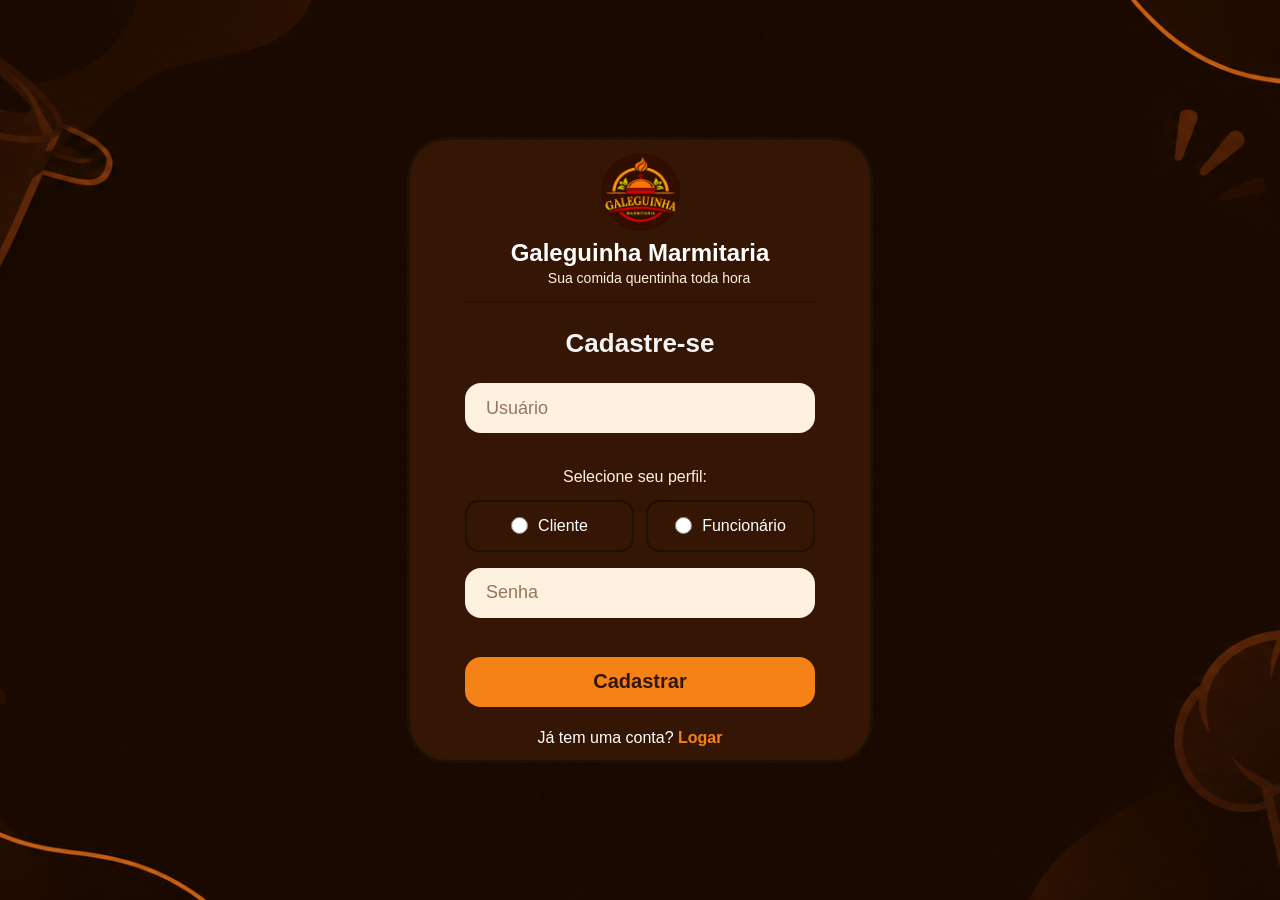
<file: index.html>
<!DOCTYPE html>
<html lang="en">
<head>
    <meta charset="UTF-8">
    <meta name="viewport" content="width=device-width, initial-scale=1.0">
    <title>Document</title>
    <link rel="stylesheet" href="style.css">
</head>
<body>
    <section class="container">

        <div class="box-login escondido">
            <div>
                <img src="icone.png" alt="icone de caixa">
                <h1> Galeguinha Marmitaria </h1>
                <p> Sua comida quentinha toda hora </p>
            </div>
            <div class="box-dados">
                <hr>
                <h2> Entrar na conta </h2>
                <form id="login-form">
                    <div class="input-group">
                        

                        <input
                            type="text"
                            name="usuario"
                            placeholder="Usuário"
                            autocomplete="username"
                            required
                        >
                    </div>

                    <div class="input-group">

                        <input
                            type="password"
                            name="senha"
                            placeholder="Senha"
                            autocomplete="current-password"
                            required
                        >

                        <button
                            type="button"
                            class="toggle-password"
                            aria-label="Mostrar senha"
                        >
                            <i class="fa-regular fa-eye-slash"></i>
                        </button>
                    </div>

                    <button type="submit" class="btn-login">
                        Entrar
                    </button>
                </form>

                <p class="register-link">
                    Não tem uma conta?
                    <a id="link-cadastro">Cadastre-se</a>
                </p>
            </div>
        </div>


       
    <div class="box-cadastro" >
        <div>
            <img src="icone.png" alt="icone de caixa">
            <h1> Galeguinha Marmitaria </h1>
            <p> Sua comida quentinha toda hora </p>
        </div>

        <form id="cadastro-form">
            <div class="box-dados">
                <hr>
                <h2>Cadastre-se</h2>

                <div class="input-group">
                    <input class="input_nome"
                        type="text"
                        name="usuario"
                        placeholder="Usuário"
                        autocomplete="username"
                        required
                    >
                </div>

                <div class="tipo-usuario" >
                    <p>Selecione seu perfil:</p>

                    <div class="opcoes-perfil">
                        <label>
                            <input
                                type="radio"
                                name="perfil"
                                value="cliente"
                                required
                            >
                            <span> Cliente </span>
                        </label>

                        <label>
                            <input input_funcao
                                type="radio"
                                name="perfil"
                                value="funcionario"
                            >
                            <span> Funcionário </span>
                        </label>
                    </div>
            </div>

            <div class="input-group">
                <input
                    type="password"
                    name="senha"
                    placeholder="Senha"
                    autocomplete="new-password"
                    required
                >

                <button
                    type="submit"
                    class="toggle-password"
                    aria-label="Mostrar senha"
                >
                    <i class="fa-regular fa-eye-slash"></i>
                </button>
            </div>

            <button type="submit" class="btn-login">
                Cadastrar
            </button>

            <p class="register-link">
                Já tem uma conta?
                <a id="link-login">Logar</a>
            </p>
           
            </div>
            </form>
    </div>


    </section>
    <script src="script.js"></script>
</body>
</html>
</file>
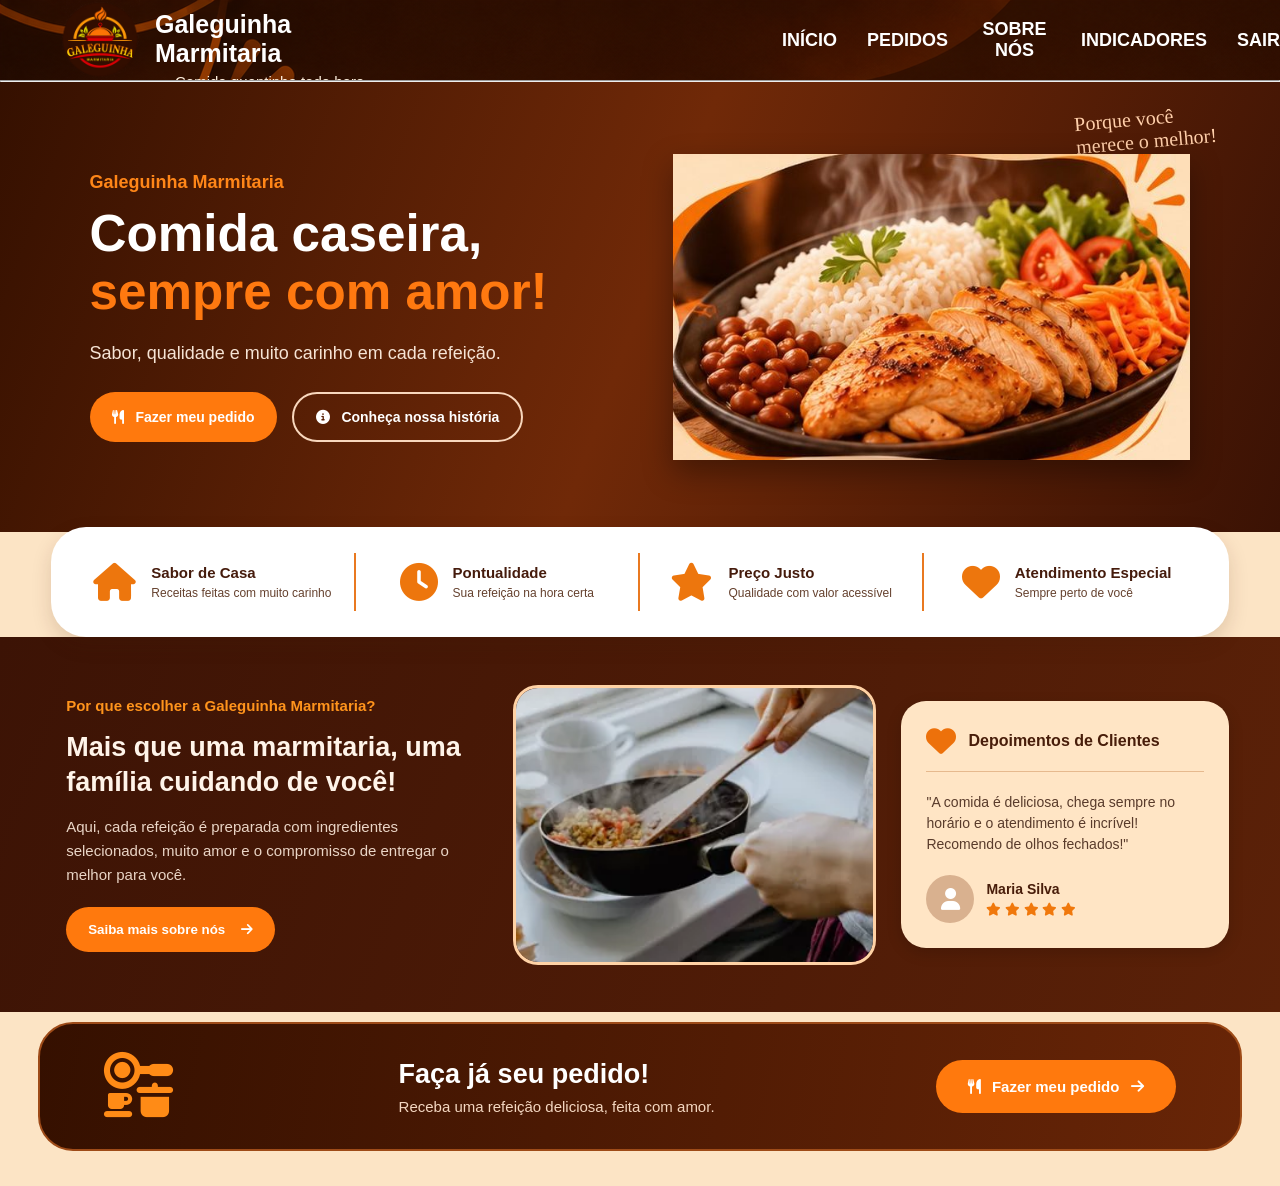
<file: painel.html>
<!DOCTYPE html>
<html lang="pt-BR">
<head>
    <meta charset="UTF-8">
    <meta name="viewport" content="width=device-width, initial-scale=1.0">
    <title>Galeguinha Marmitaria – Painel</title>
    <!--simbolos-->
    <link rel="stylesheet" href="https://cdnjs.cloudflare.com/ajax/libs/font-awesome/6.5.1/css/all.min.css">
    <link rel="stylesheet" href="style.css">
    <link rel="stylesheet" href="pedidos.css">
    <link rel="stylesheet" href="sobreNos.css">
</head>
<body>
    <div class="box-principal">

        <header class="cabecalho">
           
            <div class="conteudo-cabecalho">
                 <img src="icone.png" alt="icone">
                 <div>
                    <h1> Galeguinha Marmitaria </h1>
                    <p> Comida quentinha toda hora </p>
                 </div>
                 
            </div>
           
           <div class="menu">
                <button class="btn-menu" data-alvo="aba-inicio"> INÍCIO </button>
                <button class="btn-menu" data-alvo="aba-pedidos"> PEDIDOS </button>
                <button class="btn-menu" data-alvo="aba-sobre"> SOBRE NÓS </button>
                <button class="btn-menu" data-alvo="aba-indicadores"> INDICADORES </button>
                <button type="button" id="btn-sair"> SAIR </button>
            </div>
        </header>
        <hr>

        <section class="conteudo">
            <!-- Aba 1: Começa visível (sem a classe escondido) -->
            <div id="aba-inicio" class="conteudo-sessão">
                 <main class="home-container">

                    <section class="home-hero">
                        <div class="hero-texto">
                            <span class="hero-subtitulo">Galeguinha Marmitaria</span>
                            <h2>Comida caseira,<br><span>sempre com amor!</span></h2>
                            <p>Sabor, qualidade e muito carinho em cada refeição.</p>
                            <div class="hero-botoes">
                                <button class="btn-hero-principal" data-alvo="aba-pedidos"><i class="fa-solid fa-utensils"></i> Fazer meu pedido</button>
                                <button class="btn-hero-secundario" data-alvo="aba-sobre"><i class="fa-solid fa-circle-info"></i> Conheça nossa história</button>
                            </div>
                        </div>
                        <div class="hero-imagem">
                            <img src="foto.jpg" alt="Refeição caseira">
                        </div>
                        <span class="hero-frase">Porque você<br>merece o melhor!</span>
                    </section>

                    <section class="home-diferenciais">
                        <article class="diferencial">
                            <i class="fa-solid fa-house"></i>
                            <div><h4>Sabor de Casa</h4><p>Receitas feitas com muito carinho</p></div>
                        </article>
                        <article class="diferencial">
                            <i class="fa-solid fa-clock"></i>
                            <div><h4>Pontualidade</h4><p>Sua refeição na hora certa</p></div>
                        </article>
                        <article class="diferencial">
                            <i class="fa-solid fa-star"></i>
                            <div><h4>Preço Justo</h4><p>Qualidade com valor acessível</p></div>
                        </article>
                        <article class="diferencial">
                            <i class="fa-solid fa-heart"></i>
                            <div><h4>Atendimento Especial</h4><p>Sempre perto de você</p></div>
                        </article>
                    </section>

                    <section class="home-sobre">
                        <div class="home-sobre-texto">
                            <span class="home-legenda">Por que escolher a Galeguinha Marmitaria?</span>
                            <h2>Mais que uma marmitaria, uma família cuidando de você!</h2>
                            <p>Aqui, cada refeição é preparada com ingredientes selecionados, muito amor e o compromisso de entregar o melhor para você.</p>
                            <button class="btn-sobre" data-alvo="aba-sobre">Saiba mais sobre nós <i class="fa-solid fa-arrow-right"></i></button>
                        </div>

                        <div class="home-sobre-imagem">
                            <img src="image.png" alt="Preparação de comida caseira">
                        </div>

                        <div class="home-depoimentos">
                            <div class="depoimento-titulo">
                                <i class="fa-solid fa-heart"></i>
                                <h3>Depoimentos de Clientes</h3>
                            </div>
                            <div class="depoimento-conteudo">
                                <p>"A comida é deliciosa, chega sempre no horário e o atendimento é incrível! Recomendo de olhos fechados!"</p>
                                <div class="depoimento-cliente">
                                    <div class="cliente-avatar"><i class="fa-solid fa-user"></i></div>
                                    <div>
                                        <h4>Maria Silva</h4>
                                        <div class="estrelas">
                                            <i class="fa-solid fa-star"></i>
                                            <i class="fa-solid fa-star"></i>
                                            <i class="fa-solid fa-star"></i>
                                            <i class="fa-solid fa-star"></i>
                                            <i class="fa-solid fa-star"></i>
                                        </div>
                                    </div>
                                </div>
                            </div>
                        </div>
                    </section>

                    <section class="home-chamada">
                        <div class="chamada-icone"><i class="fa-solid fa-kitchen-set"></i></div>
                        <div class="chamada-texto">
                            <h2>Faça já seu pedido!</h2>
                            <p>Receba uma refeição deliciosa, feita com amor.</p>
                        </div>
                        <div class="chamada-botao">
                            <button data-alvo="aba-pedidos"><i class="fa-solid fa-utensils"></i> Fazer meu pedido <i class="fa-solid fa-arrow-right"></i></button>
                        </div>
                    </section>

                </main>
            </div>

            <!-- Aba 2: Começa escondida -->
            <div id="aba-pedidos" class="conteudo-sessão escondido">
                <div class="pedidos-app">
                    <header class="pedidos-topo">
                        <div>
                            <span class="pedidos-sobretitulo">GALEGUINHA MARMITARIA</span>
                            <h2>Monte seu pedido</h2>
                            <p>Comida caseira, saborosa e feita com carinho.</p>
                        </div>
                        <div class="pedidos-topo-icone" aria-hidden="true"><i class="fa-solid fa-utensils"></i></div>
                    </header>

                    <div class="pedidos-layout">
                        <section class="pedidos-catalogo" aria-label="Cardápio de marmitas">
                            <div class="pedidos-secao-titulo">
                                <div>
                                    <h3>Nosso cardápio</h3>
                                    <p>Escolha suas marmitas e adicione ao pedido.</p>
                                </div>
                                <span id="pedidos-qtd-produtos" class="pedidos-contador">5 opções</span>
                            </div>
                            <div id="pedidos-lista-produtos" class="pedidos-grid"></div>
                        </section>

                        <aside class="pedidos-carrinho" aria-label="Resumo do pedido">
                            <div class="pedidos-carrinho-titulo">
                                <h3><i class="fa-solid fa-cart-shopping"></i> Seu pedido</h3>
                                <span id="pedidos-carrinho-contador">0</span>
                            </div>
                            <div id="pedidos-itens-carrinho" class="pedidos-itens-carrinho">
                                <p class="pedidos-vazio">Seu carrinho está vazio.</p>
                            </div>
                            <div class="pedidos-total-linha">
                                <span>Total</span>
                                <strong id="pedidos-total">R$ 0,00</strong>
                            </div>
                            <button type="button" id="pedidos-finalizar" class="pedidos-btn-finalizar" disabled>
                                Finalizar pedido <i class="fa-solid fa-arrow-right"></i>
                            </button>
                            <p class="pedidos-aviso">O estoque é atualizado ao confirmar o pedido neste navegador.</p>
                        </aside>
                    </div>
                    <div id="pedidos-mensagem" class="pedidos-mensagem" role="status" aria-live="polite"></div>
                </div>
            </div>

            <!-- Aba 3: Começa escondida -->
            <div id="aba-sobre" class="conteudo-sessão escondido">
                            <main class="container">
                <div class="migalhas">
                <svg viewBox="0 0 24 24"><path d="M12 3 2 12h3v8h5v-6h4v6h5v-8h3z" fill-rule="evenodd"/></svg>
                <span>Início</span><span>›</span><span>Sobre Nós</span>
                </div>

                <section class="destaque">
                <div>
                    <h2>Sobre <span>Nós</span></h2>
                    <svg class="sublinhado" viewBox="0 0 250 10"><path d="M2 8C60 2 160 2 248 5" stroke="#f57c00" stroke-width="3" fill="none" stroke-linecap="round"/></svg>
                    <h3>Mais que uma marmitaria,<br>uma comida feita com amor!</h3>
                    <p>A Galeguinha Marmitaria nasceu do desejo de levar uma alimentação caseira, saborosa e de qualidade para o dia a dia das pessoas, com muito carinho e compromisso.</p>
                </div>
                <div class="foto">
                    <img src="foto.jpg" alt="Prato com arroz, feijão, filé de frango grelhado, salada e cenoura ralada">
                    <svg class="faiscas" viewBox="0 0 70 70"><path d="M8 4 14 26M32 20 50 34M40 52 64 50"/></svg>
                </div>
                </section>

                <section class="cartoes">
                <article class="cartao">
                    <div class="icone"><svg viewBox="0 0 48 48"><rect x="8" y="10" width="32" height="30" rx="5"/><path d="M8 20h32M16 6v8M32 6v8M17 28h2M24 28h2M31 28h2M17 34h2M24 34h2"/></svg></div>
                    <div><h4 style="color: brown;">Nossa Fundação</h4><p class="data" id="dataFundacao"> 08 de maio de 2024</p><p class="suave"></p></div>
                </article>
                <article class="cartao">
                    <div class="icone"><svg viewBox="0 0 48 48"><circle cx="22" cy="26" r="16"/><circle cx="22" cy="26" r="9"/><circle cx="22" cy="26" r="2"/><path d="M22 26 40 8M34 8h6v6"/></svg></div>
                    <div><h4 style="color: brown;">Nossa Missão</h4><p class="data" id="dataFundacao"> Oferecer refeições saborosas, nutritivas e de qualidade, preparadas com dedicação e carinho familiar, garantindo preços acessíveis, bom atendimento e satisfação dos clientes, valorizando sempre a tradição e o compromisso com a alimentação..</p></div>
                </article>
                <article class="cartao">
                    <div class="icone"><svg viewBox="0 0 48 48"><path d="M3 24C9 14 16 10 24 10s15 4 21 14c-6 10-13 14-21 14S9 34 3 24z"/><circle cx="24" cy="24" r="6"/></svg></div>
                    <div><h4 style="color: brown;" >Nossa Visão</h4><p class="data" id="dataFundacao"> Ser reconhecida como uma marmitaria de referência na região, conquistando cada vez mais clientes por meio da qualidade dos alimentos, da confiança e do bom atendimento, buscando expandir o negócio e fortalecer a empresa familiar, sem perder sua essência e seus valores.</p></div>
                </article>
                </section>

                <section class="secao-valores">
                <div class="bloco-valores">
                    <h2>Nossos <span>Valores</span></h2>
                    <p>O que nos guia todos os dias:</p>
                    <div class="valores">
                    <article class="valor">
                        <svg viewBox="0 0 48 48"><path class="cheio" d="M24 4 3 24h6v18h12V30h6v12h12V24h6z"/></svg>
                        <div><h5>Sabor de Casa (Afeto e Qualidade)</h5><p class="data" id="dataFundacao">Preparar cada refeição com o mesmo cuidado, tempero e carinho de um almoço feito para a própria família, usando ingredientes frescos e selecionados.</p></div>
                    </article>
                    <article class="valor">
                        <svg viewBox="0 0 48 48"><circle cx="24" cy="24" r="20"/><path d="M24 11v14l9 6"/></svg>
                        <div><h5>Pontualidade e Compromisso</h5><p>Respeitar o horário de almoço do cliente, organizando a produção e as entregas para que a comida chegue quentinha e na hora combinada.</p></div>
                    </article>
                    <article class="valor">
                        <svg viewBox="0 0 48 48"><path class="cheio" d="M6 4h3v14h2V4h3v14h2V4h3v16c0 3-2 5-4 5v19h-4V25c-2 0-4-2-4-5zM34 4c5 0 8 8 8 18 0 4-2 5-4 5v17h-4z"/></svg>
                        <div><h5>Preço Justo e Fartura</h5><p class="data" id="dataFundacao">Oferecer porções bem servidas, nutritivas e com valor acessível para quem precisa comer bem todos os dias.</p></div>
                    </article>
                    <article class="valor">
                        <svg viewBox="0 0 48 48"><g class="cheio"><circle cx="24" cy="12" r="7"/><path d="M11 30c0-6 6-9 13-9s13 3 13 9v5H11z"/><circle cx="9" cy="18" r="5"/><circle cx="39" cy="18" r="5"/><path d="M0 34c0-4 3-7 8-7 2 0 3 .3 4 1-3 2-4 4-4 7H0zM48 34c0-4-3-7-8-7-2 0-3 .3-4 1 3 2 4 4 4 7h8z"/></g></svg>
                        <div><h5>Atendimento Próximo e Familiar</h5><p class="data" id="dataFundacao">Tratar cada cliente pelo nome, com simpatia, paciência e atenção especial aos pedidos e restrições alimentares.</p></div>
                    </article>
                    </div>
                </div>
                <div class="assinatura">
                    <span class="nome">Galeguinha<br>Marmitaria</span>
                    <svg viewBox="0 0 48 44"><path d="M24 40C6 26 3 16 8 9c5-6 13-3 16 3 3-6 11-9 16-3 5 7 2 17-16 31z"/></svg>
                    <svg class="traco" viewBox="0 0 200 8"><path d="M2 6C60 0 140 0 198 3" stroke="#6b2a0e" stroke-width="3" fill="none" stroke-linecap="round"/></svg>
                    <span class="frase">Comida boa,<br>feito com amor!</span>
                    <svg class="traco" viewBox="0 0 200 8"><path d="M2 6C60 0 140 0 198 3" stroke="#f57c00" stroke-width="3" fill="none" stroke-linecap="round"/></svg>
                </div>
                </section>
                </main>

                <footer class="rodape">
                <div class="container">
                <div class="bloco"><img src="icone.png" alt="Logo Galeguinha"><div><strong>Galeguinha Marmitaria</strong>Sua comida quentinha toda hora!</div></div>
                <div class="bloco redes" aria-hidden="true">
                    <!-- Botões apenas decorativos -->
                    <button class="rede" type="button" tabindex="-1" aria-hidden="true"><svg viewBox="0 0 24 24"><path d="M3 21l1.6-5A9 9 0 1 1 8 19.5z"/><path d="M9 8c0 4 3 7 7 7l1-2-2-1-1 1c-1 0-3-2-3-3l1-1-1-2z" class="cheio"/></svg></button>
                    <button class="rede" type="button" tabindex="-1" aria-hidden="true"><svg viewBox="0 0 24 24"><rect x="3" y="3" width="18" height="18" rx="5"/><circle cx="12" cy="12" r="4"/><circle cx="17.3" cy="6.7" r="1" class="cheio"/></svg></button>
                    <button class="rede" type="button" tabindex="-1" aria-hidden="true"><svg viewBox="0 0 24 24"><path class="cheio" d="M14 22v-8h3l.5-3.5H14V8.3c0-1 .4-1.8 1.8-1.8H17.600V3.400C17.200 3.400 16.200 3.300 15 3.300c-2.600 0-4.400 1.600-4.400 4.500v2.700H7.600V14h3v8z"/></svg></button>
                </div>
                <div class="bloco"><div>© 2025 Galeguinha Marmitaria.<br>Todos os direitos reservados.</div></div>
                </div>
                </footer>

            </div>

            <!-- Aba 4: Começa escondida -->
            <div id="aba-indicadores" class="conteudo-sessão escondido">
                <div class="dashboard-container">
                    <div class="breadcrumb">
                        <i class="fa-solid fa-house"></i>
                        <span>Início</span>
                        <span>&gt;</span>
                        <span class="active">Indicadores</span>
                    </div>

                    <div class="section-header">
                        <div class="title-group">
                            <div class="header-icon">
                                <i class="fa-solid fa-chart-line"></i>
                            </div>
                            <div>
                                <h2>Indicadores</h2>
                                <p>Acompanhe o desempenho do seu negócio</p>
                            </div>
                        </div>

                        <div class="filter-wrapper">
                            <i class="fa-regular fa-calendar"></i>
                            <select id="periodFilter" aria-label="Filtrar período">
                                <option value="este-mes" selected>Este mês</option>
                                <option value="mes-passado">Mês passado</option>
                                <option value="ultimos-6-meses">Últimos 6 meses</option>
                            </select>
                        </div>
                    </div>

                    <div class="kpi-grid">
                        <div class="kpi-card">
                            <div class="kpi-icon">
                                <i class="fa-solid fa-bag-shopping"></i>
                            </div>
                            <div class="kpi-info">
                                <span class="kpi-label">Total de Pedidos</span>
                                <strong class="kpi-value" id="kpi-pedidos">247</strong>
                                <span class="kpi-trend positive" id="trend-pedidos">
                                    <i class="fa-solid fa-arrow-up"></i> 12% <small>vs. mês anterior</small>
                                </span>
                            </div>
                        </div>

                        <div class="kpi-card">
                            <div class="kpi-icon">
                                <i class="fa-solid fa-coins"></i>
                            </div>
                            <div class="kpi-info">
                                <span class="kpi-label">Faturamento</span>
                                <strong class="kpi-value" id="kpi-faturamento">R$3200,74</strong>
                                <span class="kpi-trend positive" id="trend-faturamento">
                                    <i class="fa-solid fa-arrow-up"></i> 18% <small>vs. mês anterior</small>
                                </span>
                            </div>
                        </div>

                        <div class="kpi-card">
                            <div class="kpi-icon">
                                <i class="fa-solid fa-star"></i>
                            </div>
                            <div class="kpi-info">
                                <span class="kpi-label">lucro liquido</span>
                                <strong class="kpi-value" id="kpi-ticket">R$7000 </strong>
                                <span class="kpi-trend positive" id="trend-ticket">
                                    <i class="fa-solid fa-arrow-up"></i> 5% <small>vs. mês anterior</small>
                                </span>
                            </div>
                        </div>

                        <div class="kpi-card">
                            <div class="kpi-icon">
                                <i class="fa-solid fa-users"></i>
                            </div>
                            <div class="kpi-info">
                                <span class="kpi-label">Clientes Ativos</span>
                                <strong class="kpi-value" id="kpi-clientes">1.203</strong>
                                <span class="kpi-trend positive" id="trend-clientes">
                                    <i class="fa-solid fa-arrow-up"></i> 10% <small>vs. mês anterior</small>
                                </span>
                            </div>
                        </div>
                    </div>

                    <div class="charts-grid">
                        <div class="chart-card">
                            <div class="chart-header">
                                <i class="fa-solid fa-chart-simple"></i>
                                <h3>Total de Vendas por Mês</h3>
                            </div>
                            <div class="chart-body" id="chart-vendas-mes"></div>
                        </div>

                        <div class="chart-card">
                            <div class="chart-header">
                                <i class="fa-solid fa-calendar-days"></i>
                                <h3>Faturamento por Dia da Semana</h3>
                            </div>
                            <div class="chart-body" id="chart-faturamento-semana"></div>
                        </div>
                    </div>
                </div>
            </div>
        </section>
    </div>

    <script src="painel.js"></script>
    <script src="pedidos.js"></script>
</body>
</html>
</file>
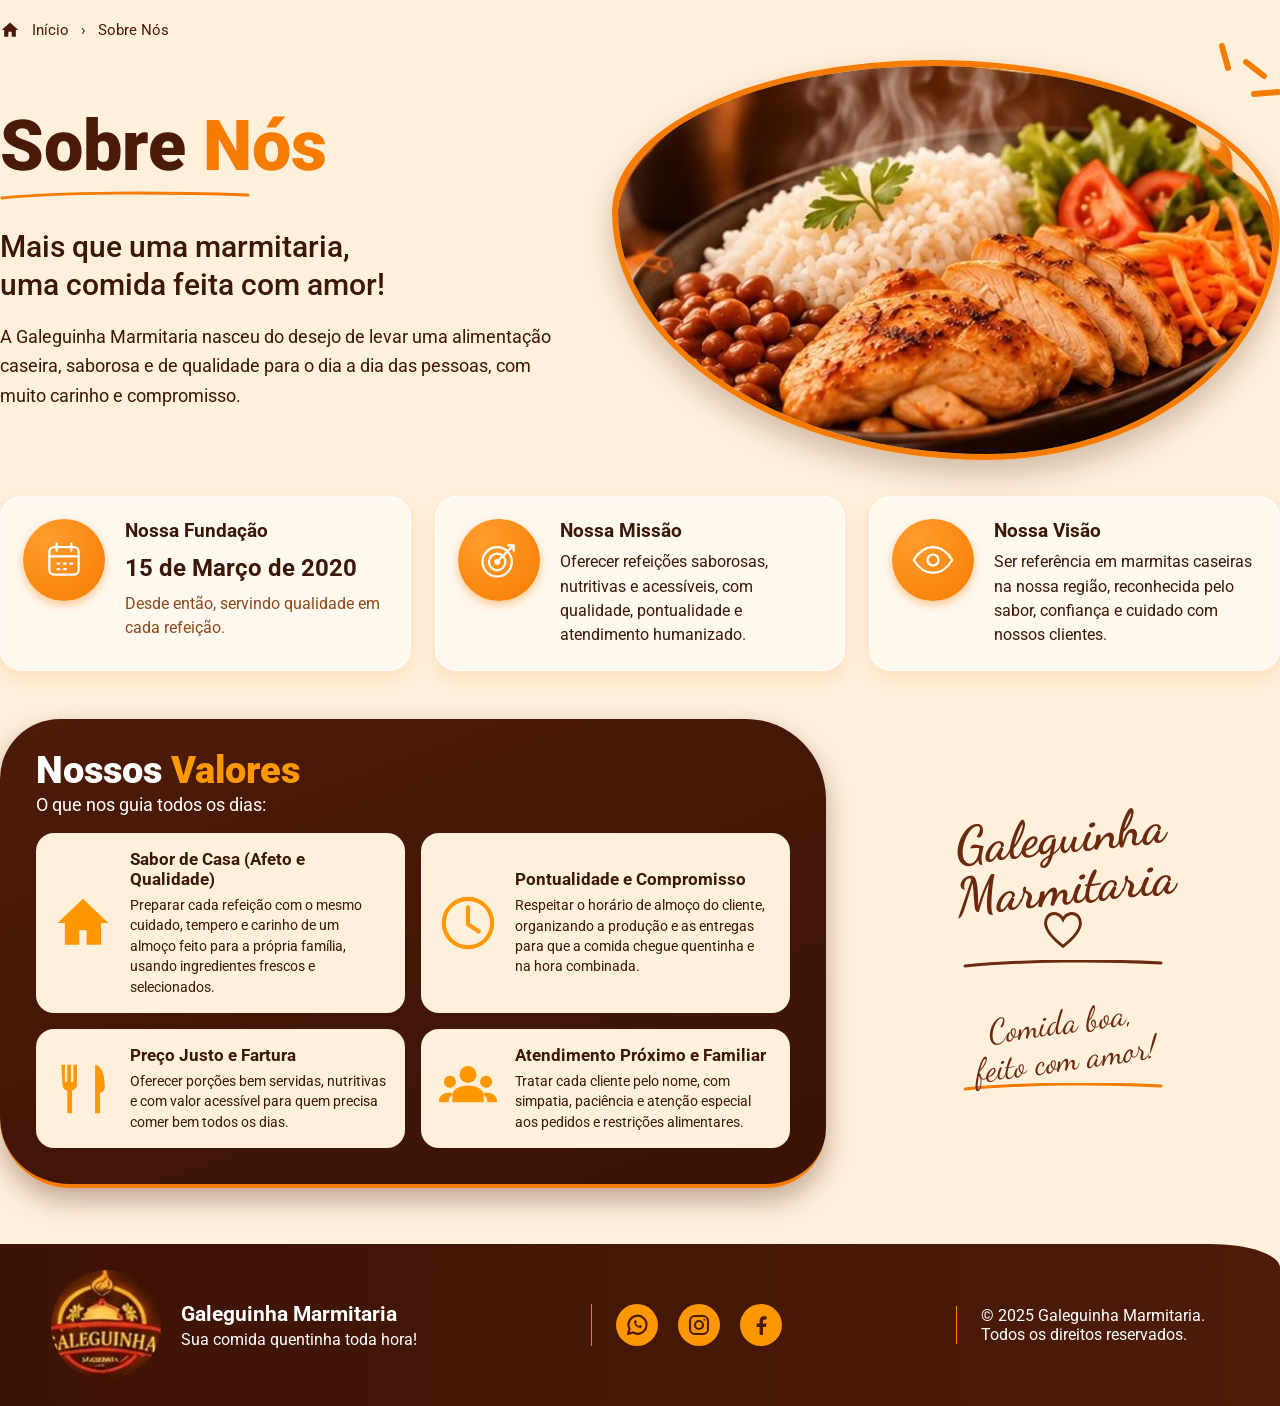
<file: sobre_nos.html>
<!DOCTYPE html>
<html lang="pt-BR">
<head>
<meta charset="UTF-8">
<meta name="viewport" content="width=device-width, initial-scale=1, viewport-fit=cover">
<title>Sobre Nós – Galeguinha Marmitaria</title>
<link href="https://fonts.googleapis.com/css2?family=Roboto:wght@400;500;700;900&family=Dancing+Script:wght@500;700&display=swap" rel="stylesheet">
<link rel="stylesheet" href="estilos.css">
</head>
<body>

<main class="container">
  <div class="migalhas">
    <svg viewBox="0 0 24 24"><path d="M12 3 2 12h3v8h5v-6h4v6h5v-8h3z" fill-rule="evenodd"/></svg>
    <span>Início</span><span>›</span><span>Sobre Nós</span>
  </div>

  <section class="destaque">
    <div>
      <h2>Sobre <span>Nós</span></h2>
      <svg class="sublinhado" viewBox="0 0 250 10"><path d="M2 8C60 2 160 2 248 5" stroke="#f57c00" stroke-width="3" fill="none" stroke-linecap="round"/></svg>
      <h3>Mais que uma marmitaria,<br>uma comida feita com amor!</h3>
      <p>A Galeguinha Marmitaria nasceu do desejo de levar uma alimentação caseira, saborosa e de qualidade para o dia a dia das pessoas, com muito carinho e compromisso.</p>
    </div>
    <div class="foto">
      <img src="imagens/foto.jpg" alt="Prato com arroz, feijão, filé de frango grelhado, salada e cenoura ralada">
      <svg class="faiscas" viewBox="0 0 70 70"><path d="M8 4 14 26M32 20 50 34M40 52 64 50"/></svg>
    </div>
  </section>

  <section class="cartoes">
    <article class="cartao">
      <div class="icone"><svg viewBox="0 0 48 48"><rect x="8" y="10" width="32" height="30" rx="5"/><path d="M8 20h32M16 6v8M32 6v8M17 28h2M24 28h2M31 28h2M17 34h2M24 34h2"/></svg></div>
      <div><h4>Nossa Fundação</h4><p class="data" id="dataFundacao">15 de Março de 2020</p><p class="suave">Desde então, servindo qualidade em cada refeição.</p></div>
    </article>
    <article class="cartao">
      <div class="icone"><svg viewBox="0 0 48 48"><circle cx="22" cy="26" r="16"/><circle cx="22" cy="26" r="9"/><circle cx="22" cy="26" r="2"/><path d="M22 26 40 8M34 8h6v6"/></svg></div>
      <div><h4>Nossa Missão</h4><p>Oferecer refeições saborosas, nutritivas e acessíveis, com qualidade, pontualidade e atendimento humanizado.</p></div>
    </article>
    <article class="cartao">
      <div class="icone"><svg viewBox="0 0 48 48"><path d="M3 24C9 14 16 10 24 10s15 4 21 14c-6 10-13 14-21 14S9 34 3 24z"/><circle cx="24" cy="24" r="6"/></svg></div>
      <div><h4>Nossa Visão</h4><p>Ser referência em marmitas caseiras na nossa região, reconhecida pelo sabor, confiança e cuidado com nossos clientes.</p></div>
    </article>
  </section>

  <section class="secao-valores">
    <div class="bloco-valores">
      <h2>Nossos <span>Valores</span></h2>
      <p>O que nos guia todos os dias:</p>
      <div class="valores">
        <article class="valor">
          <svg viewBox="0 0 48 48"><path class="cheio" d="M24 4 3 24h6v18h12V30h6v12h12V24h6z"/></svg>
          <div><h5>Sabor de Casa (Afeto e Qualidade)</h5><p>Preparar cada refeição com o mesmo cuidado, tempero e carinho de um almoço feito para a própria família, usando ingredientes frescos e selecionados.</p></div>
        </article>
        <article class="valor">
          <svg viewBox="0 0 48 48"><circle cx="24" cy="24" r="20"/><path d="M24 11v14l9 6"/></svg>
          <div><h5>Pontualidade e Compromisso</h5><p>Respeitar o horário de almoço do cliente, organizando a produção e as entregas para que a comida chegue quentinha e na hora combinada.</p></div>
        </article>
        <article class="valor">
          <svg viewBox="0 0 48 48"><path class="cheio" d="M6 4h3v14h2V4h3v14h2V4h3v16c0 3-2 5-4 5v19h-4V25c-2 0-4-2-4-5zM34 4c5 0 8 8 8 18 0 4-2 5-4 5v17h-4z"/></svg>
          <div><h5>Preço Justo e Fartura</h5><p>Oferecer porções bem servidas, nutritivas e com valor acessível para quem precisa comer bem todos os dias.</p></div>
        </article>
        <article class="valor">
          <svg viewBox="0 0 48 48"><g class="cheio"><circle cx="24" cy="12" r="7"/><path d="M11 30c0-6 6-9 13-9s13 3 13 9v5H11z"/><circle cx="9" cy="18" r="5"/><circle cx="39" cy="18" r="5"/><path d="M0 34c0-4 3-7 8-7 2 0 3 .3 4 1-3 2-4 4-4 7H0zM48 34c0-4-3-7-8-7-2 0-3 .3-4 1 3 2 4 4 4 7h8z"/></g></svg>
          <div><h5>Atendimento Próximo e Familiar</h5><p>Tratar cada cliente pelo nome, com simpatia, paciência e atenção especial aos pedidos e restrições alimentares.</p></div>
        </article>
      </div>
    </div>
    <div class="assinatura">
      <span class="nome">Galeguinha<br>Marmitaria</span>
      <svg viewBox="0 0 48 44"><path d="M24 40C6 26 3 16 8 9c5-6 13-3 16 3 3-6 11-9 16-3 5 7 2 17-16 31z"/></svg>
      <svg class="traco" viewBox="0 0 200 8"><path d="M2 6C60 0 140 0 198 3" stroke="#6b2a0e" stroke-width="3" fill="none" stroke-linecap="round"/></svg>
      <span class="frase">Comida boa,<br>feito com amor!</span>
      <svg class="traco" viewBox="0 0 200 8"><path d="M2 6C60 0 140 0 198 3" stroke="#f57c00" stroke-width="3" fill="none" stroke-linecap="round"/></svg>
    </div>
  </section>
</main>

<footer class="rodape">
  <div class="container">
    <div class="bloco"><img src="imagens/logo.jpg" alt="Logo Galeguinha"><div><strong>Galeguinha Marmitaria</strong>Sua comida quentinha toda hora!</div></div>
    <div class="bloco redes" aria-hidden="true">
      <!-- Botões apenas decorativos -->
      <button class="rede" type="button" tabindex="-1" aria-hidden="true"><svg viewBox="0 0 24 24"><path d="M3 21l1.6-5A9 9 0 1 1 8 19.5z"/><path d="M9 8c0 4 3 7 7 7l1-2-2-1-1 1c-1 0-3-2-3-3l1-1-1-2z" class="cheio"/></svg></button>
      <button class="rede" type="button" tabindex="-1" aria-hidden="true"><svg viewBox="0 0 24 24"><rect x="3" y="3" width="18" height="18" rx="5"/><circle cx="12" cy="12" r="4"/><circle cx="17.3" cy="6.7" r="1" class="cheio"/></svg></button>
      <button class="rede" type="button" tabindex="-1" aria-hidden="true"><svg viewBox="0 0 24 24"><path class="cheio" d="M14 22v-8h3l.5-3.5H14V8.3c0-1 .4-1.8 1.8-1.8H17.600V3.400C17.200 3.400 16.200 3.300 15 3.300c-2.600 0-4.400 1.600-4.400 4.500v2.700H7.600V14h3v8z"/></svg></button>
    </div>
    <div class="bloco"><div>© 2025 Galeguinha Marmitaria.<br>Todos os direitos reservados.</div></div>
  </div>
</footer>

</body>
</html>
</file>
<file: style.css>
*{
    margin:0;
    padding:0;
    font-family: Arial, Helvetica, sans-serif;
}

body{
    background-color: #442202;
}

.escondido{
    display: none !important;
}
.input-group {
  margin-bottom: 15px; /* Cria um espaço de 15px abaixo de cada campo */
}

.container{
    height:100vh;
    width:100vw;
    
    background-image: url(fundo.png);
    background-size: cover;
    background-position: center;
    background-repeat: no-repeat;
    background-attachment: fixed;

    min-height: 100vh;
    margin: 0;
    display:flex;
    align-items: center;
    justify-content: center;
    flex-direction:row;
}

.box-login, .box-cadastro{
    display:flex;
    align-items: center;
    justify-content: center;
    flex-direction:column;

    color:white;

    width:400px;
    height:520px;
    background-color: #351604;
    border-radius: 40px;
    border: 3px solid #1e1003;
    text-align: center;
    gap: 12px;
   
   
}

 .box-cadastro {
    width: 460px;
    height: 620px;
}

.box-login img, .box-cadastro img {
    width: 85px;
    height: 85px;
    object-fit: contain;
    margin-bottom: 8px;
    border-radius:10px ;
}

.box-login h1, .box-cadastro img  {
    color: #F4F4F5;
    font-size: 32px;
    font-weight: 700;
    margin: 0;
    letter-spacing: -0.8px;
}

.box-login input{
    margin-top:10px;
}
.box-login p, .box-cadastro p {
    color: #FFF1DF;
    font-size: 14px;
    font-weight: 400;
    line-height: 1.6;
    margin: 0;
    max-width: 300px;
    margin-left:18px;
}

.box-dados {
    display: flex;
    flex-direction: column;
    gap: 16px;
  
}

.box-dados hr {
    width: 100%;
    border: none;
    border-top: 1px solid #1e1003;
    margin: 0 0 10px;
    
}

.box-dados h2 {
    color: #F4F4F5;
    font-family: 'Inter', sans-serif;
    font-size: 26px;
    font-weight: 700;
    margin: 0 0 8px;
}

.box-dados .input-group {
    display: flex;
    align-items: center;
    width: 350px;
    height: 50px;
    padding: 0 20px;
    box-sizing: border-box;

    background-color:#FFF1DF;
    border: 1px solid transparent;
    border-radius: 16px;
   
}

.box-dados .input-group:focus-within {
    border-color: #1e1003;
}

.box-dados .input-group input {
    flex: 1;
    width: 100%;
    min-width: 0;
    height: 100%;

    background: transparent;
    border: none;
    outline: none;

    color:   #1e1003;
    font-family: 'Inter', sans-serif;
    font-size: 18px;
}


.box-dados .input-group input::placeholder {
    color: #94765C;
}

.box-dados .toggle-password {
    background: transparent;
    border: none;
    color: white;
    font-size: 20px;
    cursor: pointer;
}

.box-dados .btn-login {
    width: 350px;
    height: 50px;
    margin-top: 8px;

    background-color: #F58216;
    border: none;
    border-radius: 16px;

    color:#351604;
    font-family: 'Inter', sans-serif;
    font-size: 20px;
    font-weight: 700;

    cursor: pointer;
     transition: transform 0.2s ease-in-out; 
}

.box-dados .btn-login:hover {
    background-color: #FF9D32;
    transform: scale(1.05); }

/* LINK DE CADASTRO */
.box-dados .register-link {
    color: white;
    font-family: 'Inter', sans-serif;
    font-size: 16px;
    text-align: center;
    margin-top:2px;
    margin-left:15px;
}

.box-dados .register-link a {
    color:#F58216;
    font-weight: 700;
    text-decoration: none;
    
}

.box-dados .register-link a:hover {
    text-decoration: underline;
}

.tipo-usuario p {
    color: #FFF1DF;
    font-size: 16px;
    margin-bottom: 10px;
    margin-left:20px;
}

.opcoes-perfil {
    display: flex;
    gap: 12px;
}

.opcoes-perfil label {
    flex: 1;
    display: flex;
    align-items: center;
    justify-content: center;
    gap: 10px;

    padding: 15px;

    background:  #351604;
    border: 2px solid  #1e1003;
    border-radius: 14px;

    color: white;
    cursor: pointer;
    transition: 0.2s;
}

.opcoes-perfil input[type="radio"] {
    accent-color:  #351604;
    width: 17px;
    height: 17px;
    cursor: pointer;
}

.opcoes-perfil label:has(input:checked) {
    background:#F58216;
    border-color:#FFB21A;
    color: #ffffff;
}

.box-principal{
    width:100%;
    min-height:100vh;
    display:flex;
    flex-direction:column;
    color:white;
    background-image: url(fundo-principal.png);
    background-size: cover;
    background-position: center;
    background-attachment: fixed;
    overflow-x: hidden;
}

.cabecalho{
    background-image: url(fundo-principal.png);
    width:100%;
    height:80px;
    display:flex;
    flex-direction: row;
    color:rgb(255, 255, 255);
    gap:30%;
}

.cabecalho img{
    width:80px;
    height:80px;
    margin-left:40px;

}

.cabecalho hr{
    width: 100vw;
    border: none;
    border-top: 3px solid #F58216;
    margin-top:50px;
}

.conteudo-cabecalho{
  
    display:flex;
    margin-left:20px;
    gap:15px;
    flex-direction: row;
}

.conteudo-cabecalho p{
   font-size:15px;
   color:#FFF1DF;
   margin-top:5px;
   margin-left:20px;
}
.conteudo-cabecalho h1{
    font-size:25px;
    margin-top:10px;
}

.menu{
   
    display:flex;
    justify-content: center;
    align-items: center;
    gap:30px;
}

.menu button{
  background: transparent;
  border: none;
  padding: 0;
  margin: 0;
  color: inherit;
  font: inherit;
  text-decoration: none;
  cursor: pointer;
  transition: color 0.3s ease, transform 0.3s ease;
  font-size: 18px; 
  font-weight: 600;
}
.menu button:hover {
  color: #F58216; /* Nova cor do texto */
  transform: scale(1.10);
}

/* imdicador */
.dashboard-container {
    --bg-card: rgba(53, 22, 4, 0.80);
    --bg-card-hover: rgba(68, 34, 2, 0.92);
    --border-card: rgba(245, 130, 22, 0.30);
    --orange-primary: #F58216;
    --orange-light: #FF9D32;
    --text-main: #FFFFFF;
    --text-muted: #FFF1DF;
    --trend-green: #4ade80;
    --trend-red: #f87171;

    max-width: 1280px;
    margin: 0 auto;
    padding: 20px 32px 56px;
    box-sizing: border-box;
    color: var(--text-main);
}

.breadcrumb {
    display: flex;
    align-items: center;
    gap: 8px;
    font-size: 0.85rem;
    color: var(--text-muted);
    margin-bottom: 18px;
}

.breadcrumb .active {
    color: var(--text-main);
    font-weight: 600;
}

.section-header {
    display: flex;
    justify-content: space-between;
    align-items: center;
    flex-wrap: wrap;
    gap: 16px;
    margin-bottom: 26px;
}

.title-group {
    display: flex;
    align-items: center;
    gap: 16px;
}

.header-icon {
    font-size: 2.3rem;
    color: var(--orange-primary);
    display: flex;
    align-items: center;
}

.title-group h2 {
    margin: 0;
    font-size: 1.8rem;
    font-weight: 700;
}

.title-group p {
    margin: 4px 0 0;
    font-size: 0.95rem;
    color: var(--text-muted);
}

.filter-wrapper {
    display: flex;
    align-items: center;
    background: var(--bg-card);
    border: 1px solid var(--border-card);
    border-radius: 999px;
    padding: 10px 18px;
    backdrop-filter: blur(6px);
    transition: border-color 0.2s;
}

.filter-wrapper:hover {
    border-color: var(--orange-primary);
}

.filter-wrapper i {
    color: var(--text-muted);
    margin-right: 10px;
    font-size: 0.95rem;
}

.filter-wrapper select {
    background: transparent;
    border: none;
    color: var(--text-main);
    font-size: 0.92rem;
    font-weight: 600;
    outline: none;
    cursor: pointer;
}

.filter-wrapper select option {
    background-color: #351604;
    color: #FFFFFF;
}

.kpi-grid {
    display: grid;
    grid-template-columns: repeat(4, 1fr);
    gap: 20px;
    margin-bottom: 24px;
}

.kpi-card {
    background: var(--bg-card);
    border: 1px solid var(--border-card);
    border-radius: 16px;
    padding: 20px;
    box-sizing: border-box;
    display: flex;
    align-items: center;
    gap: 16px;
    backdrop-filter: blur(8px);
    box-shadow: 0 8px 24px rgba(30, 16, 3, 0.45);
    transition: transform 0.2s ease, background 0.2s ease;
}

.kpi-card:hover {
    transform: translateY(-3px);
    background: var(--bg-card-hover);
}

.kpi-icon {
    font-size: 2.2rem;
    color: var(--orange-primary);
    min-width: 42px;
    display: flex;
    justify-content: center;
}

.kpi-info {
    display: flex;
    flex-direction: column;
}

.kpi-label {
    font-size: 0.85rem;
    color: var(--text-muted);
    margin-bottom: 4px;
}

.kpi-value {
    font-size: 1.6rem;
    font-weight: 700;
    margin-bottom: 4px;
}

.kpi-trend {
    font-size: 0.8rem;
    font-weight: 700;
    display: flex;
    align-items: center;
    gap: 4px;
}

.kpi-trend.positive {
    color: var(--trend-green);
}

.kpi-trend.negative {
    color: var(--trend-red);
}

.kpi-trend small {
    color: var(--text-muted);
    font-weight: 400;
    margin-left: 2px;
}

.charts-grid {
    display: grid;
    grid-template-columns: repeat(2, 1fr);
    gap: 24px;
}

.chart-card {
    background: var(--bg-card);
    border: 1px solid var(--border-card);
    border-radius: 16px;
    padding: 22px 24px;
    box-sizing: border-box;
    backdrop-filter: blur(8px);
    box-shadow: 0 8px 24px rgba(30, 16, 3, 0.45);
}

.chart-header {
    display: flex;
    align-items: center;
    gap: 10px;
    margin-bottom: 20px;
}

.chart-header i {
    color: var(--orange-primary);
    font-size: 1.2rem;
}

.chart-header h3 {
    margin: 0;
    font-size: 1.12rem;
    font-weight: 700;
}

.bar-chart-wrapper {
    display: flex;
    height: 230px;
    padding-top: 18px;
}

.y-axis {
    display: flex;
    flex-direction: column;
    justify-content: space-between;
    padding-bottom: 28px;
    padding-right: 12px;
    font-size: 0.78rem;
    color: var(--text-muted);
    text-align: right;
    min-width: 44px;
}

.bars-area {
    flex: 1;
    display: flex;
    align-items: flex-end;
    justify-content: space-around;
    border-left: 1px solid rgba(255, 241, 223, 0.18);
    border-bottom: 1px solid rgba(255, 241, 223, 0.18);
    padding: 0 10px;
    position: relative;
}

.bar-column {
    display: flex;
    flex-direction: column;
    align-items: center;
    height: 100%;
    justify-content: flex-end;
    flex: 1;
    max-width: 54px;
    position: relative;
}

.bar-top-label {
    font-size: 0.74rem;
    font-weight: 700;
    color: var(--text-main);
    margin-bottom: 6px;
    white-space: nowrap;
    transition: transform 0.25s ease, color 0.25s ease;
}

.bar-fill {
    width: 72%;
    background: linear-gradient(180deg, var(--orange-light) 0%, var(--orange-primary) 100%);
    border-radius: 6px 6px 0 0;
    transition: height 0.65s cubic-bezier(0.34, 1.56, 0.64, 1), filter 0.2s ease, transform 0.2s ease;
    cursor: pointer;
}

.bar-column:hover .bar-fill {
    filter: brightness(1.18);
    transform: scaleX(1.06);
}

.bar-column:hover .bar-top-label {
    color: var(--orange-light);
    transform: translateY(-2px);
}

.bar-bottom-label {
    position: absolute;
    bottom: -24px;
    font-size: 0.8rem;
    color: var(--text-muted);
}

@media (max-width: 1024px) {
    .kpi-grid {
        grid-template-columns: repeat(2, 1fr);
    }
    .charts-grid {
        grid-template-columns: 1fr;
    }
}

@media (max-width: 580px) {
    .dashboard-container {
        padding: 16px;
    }
    .kpi-grid {
        grid-template-columns: 1fr;
    }
}

/* =====================================
   PÁGINA INICIAL - GALEGUINHA
===================================== */

#aba-inicio {
    background: #fce4c5;
}

.home-container {
    width: 100%;
    overflow: hidden;
    background: #fce4c5;
    color: #fff;
}

/* =====================================
   BANNER PRINCIPAL
===================================== */

.home-hero {
    min-height: 390px;
    padding: 55px 7%;
    display: flex;
    align-items: center;
    justify-content: space-between;
    position: relative;
    overflow: hidden;
    background: linear-gradient(110deg, #351000, #702908, #3b1204);
}

.hero-texto {
    width: 53%;
    position: relative;
    z-index: 2;
}

.hero-subtitulo {
    color: #ff8618;
    font-size: 18px;
    font-weight: bold;
}

.hero-texto h2 {
    font-size: clamp(32px, 4vw, 55px);
    line-height: 1.12;
    margin: 12px 0 20px;
    color: #fff;
}

.hero-texto h2 span {
    color: #ff7910;
}

.hero-texto p {
    color: #f6e4d5;
    font-size: 18px;
    line-height: 1.5;
    margin-bottom: 25px;
}

.hero-botoes {
    display: flex;
    flex-wrap: wrap;
    gap: 15px;
}

.btn-hero-principal,
.btn-hero-secundario {
    padding: 15px 22px;
    border-radius: 35px;
    font-size: 14px;
    font-weight: bold;
    cursor: pointer;
    transition: .3s;
}

.btn-hero-principal {
    background: #ff790d;
    border: none;
    color: white;
}

.btn-hero-principal:hover {
    background: #e96600;
    transform: translateY(-3px);
}

.btn-hero-secundario {
    background: transparent;
    border: 2px solid #f8d7bd;
    color: white;
}

.btn-hero-secundario:hover {
    background: #fff;
    color: #54200b;
}

.hero-botoes i {
    margin-right: 8px;
}

.hero-imagem {
    width: 47%;
    height: 340px;
    position: relative;
    z-index: 1;
}

.hero-imagem img {
    width: 100%;
    height: 100%;
    object-fit: contain;
    filter: drop-shadow(0 12px 15px rgba(0,0,0,.35));
}

.hero-frase {
    position: absolute;
    top: 25px;
    right: 5%;
    color: #ffcfaa;
    font-family: cursive;
    font-size: 20px;
    transform: rotate(-5deg);
}


/* =====================================
   DIFERENCIAIS
===================================== */

.home-diferenciais {
    margin: -5px auto 0;
    width: 92%;
    min-height: 110px;
    background: white;
    border-radius: 35px;
    display: grid;
    grid-template-columns: repeat(4, 1fr);
    align-items: center;
    padding: 20px;
    position: relative;
    z-index: 3;
    box-shadow: 0 8px 20px rgba(65, 25, 0, .15);
}

.diferencial {
    display: flex;
    align-items: center;
    justify-content: center;
    gap: 15px;
    padding: 10px;
    border-right: 2px solid #e97920;
}

.diferencial:last-child {
    border: none;
}

.diferencial > i {
    font-size: 38px;
    color: #ed760d;
}

.diferencial h4 {
    color: #451b0c;
    font-size: 15px;
    margin-bottom: 5px;
}

.diferencial p {
    color: #65412e;
    font-size: 12px;
}


/* =====================================
   SEÇÃO SOBRE
===================================== */

.home-sobre {
    display: grid;
    grid-template-columns: 1.2fr 1fr .9fr;
    gap: 25px;
    align-items: center;
    padding: 45px 4%;
    background: linear-gradient(110deg, #3c1305, #5b2108);
}

.home-sobre-texto {
    padding: 15px;
}

.home-legenda {
    color: #ff941c;
    font-weight: bold;
    font-size: 15px;
}

.home-sobre-texto h2 {
    font-size: 27px;
    line-height: 1.3;
    margin: 15px 0;
    color: #fff4e9;
}

.home-sobre-texto p {
    font-size: 15px;
    color: #ead5c6;
    line-height: 1.6;
    margin-bottom: 20px;
}

.btn-sobre {
    background: #ff790d;
    color: white;
    padding: 15px 22px;
    border: none;
    border-radius: 30px;
    cursor: pointer;
    font-weight: bold;
    transition: .3s;
}

.btn-sobre:hover {
    background: #e96500;
}

.btn-sobre i {
    margin-left: 12px;
}

.home-sobre-imagem {
    height: 280px;
    overflow: hidden;
    border-radius: 25px;
    border: 3px solid #ffd2a5;
}

.home-sobre-imagem img {
    width: 100%;
    height: 100%;
    object-fit: cover;
}


/* =====================================
   DEPOIMENTOS
===================================== */

.home-depoimentos {
    background: #ffe5c5;
    color: #481d0a;
    padding: 25px;
    border-radius: 25px;
    min-height: 240px;
    box-shadow: 0 5px 15px rgba(0,0,0,.15);
}

.depoimento-titulo {
    display: flex;
    align-items: center;
    gap: 12px;
    border-bottom: 1px solid #e6b98e;
    padding-bottom: 15px;
}

.depoimento-titulo i {
    font-size: 30px;
    color: #ed710b;
}

.depoimento-titulo h3 {
    font-size: 16px;
}

.depoimento-conteudo > p {
    font-size: 14px;
    line-height: 1.5;
    margin: 20px 0;
    color: #593b2b;
}

.depoimento-cliente {
    display: flex;
    align-items: center;
    gap: 12px;
}

.cliente-avatar {
    width: 48px;
    height: 48px;
    background: #d9b18f;
    border-radius: 50%;
    display: flex;
    align-items: center;
    justify-content: center;
    font-size: 22px;
    color: #fff;
}

.depoimento-cliente h4 {
    font-size: 14px;
    margin-bottom: 5px;
}

.estrelas {
    color: #f0780c;
    font-size: 13px;
}


/* =====================================
   CHAMADA PARA PEDIDOS
===================================== */

.home-chamada {
    margin: 10px 3% 35px;
    padding: 25px 5%;
    background: linear-gradient(100deg, #351000, #682507);
    border: 2px solid #9e4b18;
    border-radius: 35px;
    display: flex;
    align-items: center;
    justify-content: space-between;
    gap: 20px;
}

.chamada-icone {
    color: #ff8b16;
    font-size: 65px;
}

.chamada-texto h2 {
    font-size: 27px;
    margin-bottom: 8px;
}

.chamada-texto p {
    color: #f4d7c1;
    font-size: 15px;
}

.chamada-botao button {
    background: #ff790d;
    color: white;
    border: none;
    padding: 18px 25px;
    border-radius: 35px;
    font-size: 15px;
    font-weight: bold;
    cursor: pointer;
    transition: .3s;
}

.chamada-botao button:hover {
    background: #e96600;
    transform: scale(1.04);
}

.chamada-botao i {
    margin: 0 7px;
}


/* =====================================
   RESPONSIVIDADE
===================================== */

@media (max-width: 950px) {

    .home-sobre {
        grid-template-columns: 1fr 1fr;
    }

    .home-depoimentos {
        grid-column: span 2;
    }

    .home-diferenciais {
        grid-template-columns: repeat(2, 1fr);
    }

    .diferencial:nth-child(2) {
        border-right: none;
    }

    .diferencial:nth-child(3) {
        border-top: 1px solid #e97920;
    }

    .diferencial:nth-child(4) {
        border-top: 1px solid #e97920;
        border-right: none;
    }
}

@media (max-width: 650px) {

    .home-hero {
        padding: 35px 7%;
        flex-direction: column;
    }

    .hero-texto {
        width: 100%;
    }

    .hero-imagem {
        width: 100%;
        height: 220px;
    }

    .hero-frase {
        display: none;
    }

    .home-diferenciais {
        grid-template-columns: 1fr;
        border-radius: 20px;
    }

    .diferencial {
        justify-content: flex-start;
        border-right: none;
        border-bottom: 1px solid #e97920;
    }

    .diferencial:nth-child(3) {
        border-top: none;
    }

    .diferencial:last-child {
        border-bottom: none;
    }

    .home-sobre {
        grid-template-columns: 1fr;
        padding: 30px 5%;
    }

    .home-depoimentos {
        grid-column: auto;
    }

    .home-chamada {
        flex-direction: column;
        text-align: center;
    }

    .chamada-texto h2 {
        font-size: 23px;
    }

}


.menu button:hover {
  color: #F58216;
  transform: scale(1.1);
  text-decoration: underline; /* Adiciona o sublinhado laranja */
  text-underline-offset: 4px;
  
}
</file>
<file: pedidos.css>
/* Estilos isolados da aba de pedidos: prefixo pedidos- para evitar conflitos com o painel. */
.pedidos-app {
    color: #3b1b0c;
    background: #fff6e9;
    border: 1px solid #f2dfc8;
    border-radius: 22px;
    padding: 26px;
    font-family: inherit;
}

.pedidos-topo {
    display: flex;
    align-items: center;
    justify-content: space-between;
    gap: 18px;
    padding: 24px 26px;
    margin-bottom: 24px;
    color: #fff4e5;
    background: linear-gradient(115deg, #3b1605, #702b08);
    border-radius: 18px;
}

.pedidos-sobretitulo {
    color: #ff9a32;
    font-size: .75rem;
    font-weight: 800;
    letter-spacing: .13em;
}

.pedidos-topo h2 {
    margin: 5px 0;
    color: #fff4e5;
    font-size: clamp(1.6rem, 3vw, 2.2rem);
}

.pedidos-topo p {
    margin: 0;
    color: #f5d9bc;
}

.pedidos-topo-icone {
    display: grid;
    place-items: center;
    width: 68px;
    height: 68px;
    flex: 0 0 68px;
    color: #ff9a32;
    border: 1px solid #bd641b;
    border-radius: 50%;
    font-size: 1.8rem;
}

.pedidos-layout {
    display: grid;
    grid-template-columns: minmax(0, 1fr) 320px;
    align-items: start;
    gap: 22px;
}

.pedidos-secao-titulo,
.pedidos-carrinho-titulo {
    display: flex;
    justify-content: space-between;
    align-items: center;
    gap: 12px;
}

.pedidos-secao-titulo {
    margin-bottom: 15px;
}

.pedidos-secao-titulo h3,
.pedidos-carrinho-titulo h3 {
    margin: 0;
    color: #421d0a;
}

.pedidos-secao-titulo p {
    margin: 5px 0 0;
    color: #866b57;
    font-size: .9rem;
}

.pedidos-contador,
.pedidos-carrinho-titulo > span {
    padding: 7px 11px;
    color: #8b3a08;
    background: #ffe3c2;
    border-radius: 20px;
    font-size: .8rem;
    font-weight: 700;
    white-space: nowrap;
}

.pedidos-grid {
    display: grid;
    grid-template-columns: repeat(2, minmax(0, 1fr));
    gap: 15px;
}

.pedido-produto {
    overflow: hidden;
    background: #fffdf9;
    border: 1px solid #efd9c0;
    border-radius: 15px;
    box-shadow: 0 4px 13px rgba(83, 39, 9, .06);
}

.pedido-produto-imagem {
    min-height: 105px;
    display: flex;
    align-items: center;
    justify-content: center;
    position: relative;
    color: #ffe2bd;
    background: linear-gradient(135deg, #77300c, #bd5a0b);
    font-size: 2.5rem;
}

.pedido-produto-imagem span {
    position: absolute;
    top: 10px;
    left: 10px;
    padding: 5px 8px;
    color: #5b2609;
    background: #ffe8cc;
    border-radius: 20px;
    font-size: .68rem;
    font-weight: 800;
}

.pedido-produto-conteudo {
    padding: 15px;
}

.pedido-produto-nome-linha {
    display: flex;
    align-items: flex-start;
    justify-content: space-between;
    gap: 8px;
}

.pedido-produto-nome-linha h4 {
    margin: 0;
    color: #3b1b0c;
    font-size: 1rem;
}

.pedido-estoque {
    color: #47733b;
    font-size: .7rem;
    font-weight: 700;
    text-align: right;
    white-space: nowrap;
}

.pedido-estoque.esgotado {
    color: #b3261e;
}

.pedido-produto-conteudo > p {
    min-height: 43px;
    margin: 8px 0 12px;
    color: #786351;
    font-size: .84rem;
    line-height: 1.45;
}

.pedido-preco {
    display: block;
    margin-bottom: 13px;
    color: #e7650b;
    font-size: 1.35rem;
}

.pedido-produto-acoes,
.pedido-controle-qtd,
.pedido-item-acoes {
    display: flex;
    align-items: center;
    gap: 7px;
}

.pedido-produto-acoes {
    justify-content: space-between;
}

.pedido-controle-qtd button,
.pedido-item-acoes button {
    width: 29px;
    height: 29px;
    display: grid;
    place-items: center;
    color: #7c350b;
    background: #ffead4;
    border: 0;
    border-radius: 50%;
    cursor: pointer;
    font-weight: 800;
}

.pedido-controle-qtd button:disabled,
.pedido-item-acoes button:disabled {
    opacity: .4;
    cursor: not-allowed;
}

.pedido-controle-qtd span,
.pedido-item-acoes span {
    min-width: 16px;
    text-align: center;
    font-weight: 700;
}

.pedido-btn-adicionar,
.pedidos-btn-finalizar {
    display: inline-flex;
    align-items: center;
    justify-content: center;
    gap: 8px;
    padding: 10px 13px;
    color: white;
    background: #ed710d;
    border: 0;
    border-radius: 10px;
    cursor: pointer;
    font: inherit;
    font-size: .82rem;
    font-weight: 800;
    transition: background .2s, transform .2s;
}

.pedido-btn-adicionar:hover,
.pedidos-btn-finalizar:hover:not(:disabled) {
    background: #c95506;
    transform: translateY(-1px);
}

.pedido-btn-adicionar:disabled,
.pedidos-btn-finalizar:disabled {
    opacity: .5;
    cursor: not-allowed;
}

.pedidos-carrinho {
    position: sticky;
    top: 18px;
    padding: 18px;
    color: #fff2e4;
    background: #351506;
    border: 1px solid #7e3a0c;
    border-radius: 16px;
}

.pedidos-carrinho-titulo {
    padding-bottom: 14px;
    border-bottom: 1px solid #81502e;
}

.pedidos-carrinho-titulo h3 {
    color: #fff2e4;
    font-size: 1.05rem;
}

.pedidos-carrinho-titulo h3 i {
    color: #ff8b25;
    margin-right: 6px;
}

.pedidos-itens-carrinho {
    max-height: 360px;
    overflow-y: auto;
}

.pedidos-vazio {
    padding: 18px 4px;
    color: #e1c6ac;
    font-size: .88rem;
    line-height: 1.5;
}

.pedido-item-carrinho {
    display: grid;
    grid-template-columns: minmax(0, 1fr);
    gap: 8px;
    padding: 13px 0;
    border-bottom: 1px solid #694027;
}

.pedido-item-info {
    display: flex;
    justify-content: space-between;
    gap: 8px;
}

.pedido-item-info strong {
    font-size: .86rem;
}

.pedido-item-info span {
    color: #e7c5a5;
    font-size: .78rem;
    white-space: nowrap;
}

.pedido-item-acoes {
    justify-content: flex-end;
}

.pedido-item-acoes button {
    width: 25px;
    height: 25px;
}

.pedido-item-acoes .pedido-remover {
    margin-left: 6px;
    color: #ffc2a6;
    background: #63301c;
}

.pedido-item-subtotal {
    color: #ff9a32;
    text-align: right;
    font-size: .9rem;
}

.pedidos-total-linha {
    display: flex;
    justify-content: space-between;
    gap: 10px;
    padding: 17px 0;
    margin-top: 4px;
    border-top: 1px solid #81502e;
    font-weight: 700;
}

.pedidos-total-linha strong {
    color: #ff982d;
    font-size: 1.2rem;
}

.pedidos-btn-finalizar {
    width: 100%;
    padding: 13px;
    font-size: .9rem;
}

.pedidos-aviso {
    margin: 11px 0 0;
    color: #d5b69a;
    font-size: .7rem;
    line-height: 1.4;
}

.pedidos-mensagem {
    display: none;
    margin-top: 20px;
    padding: 14px 16px;
    border-radius: 12px;
    line-height: 1.5;
}

.pedidos-mensagem.visivel {
    display: block;
}

.pedidos-mensagem.sucesso {
    color: #24552c;
    background: #e5f5e6;
    border: 1px solid #a9d7ad;
}

.pedidos-mensagem.erro {
    color: #8a211b;
    background: #ffebe8;
    border: 1px solid #efb5ae;
}

@media (max-width: 1050px) {
    .pedidos-layout {
        grid-template-columns: minmax(0, 1fr) 285px;
    }
}

@media (max-width: 780px) {
    .pedidos-layout {
        grid-template-columns: 1fr;
    }

    .pedidos-carrinho {
        position: static;
    }
}

@media (max-width: 520px) {
    .pedidos-app {
        padding: 13px;
    }

    .pedidos-topo {
        padding: 18px;
    }

    .pedidos-topo-icone {
        width: 48px;
        height: 48px;
        flex-basis: 48px;
        font-size: 1.3rem;
    }

    .pedidos-grid {
        grid-template-columns: 1fr;
    }
}
</file>
<file: sobreNos.css>
:root{
  --marrom:#4a1a08; --marrom-2:#6b2a0e; --laranja:#f57c00; --laranja-2:#ff9800;
  --fundo:#fff0dc; --texto:#3a1706; --cartao:white;
  box-sizing:border-box; padding-top:env(safe-area-inset-top,0px); padding-bottom:env(safe-area-inset-bottom,0px);
}
html{scroll-padding-top:env(safe-area-inset-top,0px)}
*,*::before,*::after{box-sizing:border-box}
body{margin:0;font-family:'Roboto',Arial,sans-serif;background:var(--fundo);color:var(--texto);overflow-x:hidden}

/* Isolado para não conflitar com .container do style.css */
#aba-sobre .container,
.rodape .container{
  width:min(1180px,92%);
  height:auto;
  min-height:0;
  margin:0 auto;
  display:block;
  background:none;
}

.migalhas{display:flex;align-items:center;gap:12px;padding:20px 0 0;font-size:.95rem;color:var(--marrom) }
.migalhas svg{width:20px;height:20px;fill:currentColor}

/* Destaque */
.destaque{display:grid;grid-template-columns:1fr 1.15fr;gap:32px;align-items:center;padding:20px 0 36px}
.destaque h2{font-size:clamp(2.6rem,6vw,4.4rem);font-weight:900;margin:0;color:var(--marrom);line-height:1.05}
.destaque h2 span{color:var(--laranja)}
.sublinhado{display:block;width:250px;height:10px;margin:6px 0 28px}
.destaque h3{font-weight:500;font-size:clamp(1.4rem,2.6vw,1.9rem);margin:0 0 18px;line-height:1.25}
.destaque p{font-size:1.15rem;line-height:1.6;max-width:30em;margin:0}
.foto{position:relative}
.foto img{width:100%;display:block;border-radius:48% 52% 44% 56% / 38% 42% 58% 62%;box-shadow:0 14px 30px rgba(74,26,8,.25);border:6px solid var(--laranja)}
.faiscas{position:absolute;top:-18px;right:-4px;width:70px;stroke:var(--laranja);stroke-width:6;stroke-linecap:round;fill:none}

/* Cartões */
.cartoes{display:grid;grid-template-columns:repeat(3,1fr);gap:24px;margin-bottom:48px}
.cartao{display:flex;gap:20px;align-items:flex-start;background:var(--cartao);border:1px solid rgba(255,255,255,.8);border-radius:22px;padding:22px;box-shadow:0 8px 20px rgba(245,124,0,.15);backdrop-filter:blur(4px)}
.icone{flex:none;width:82px;height:82px;border-radius:50%;background:radial-gradient(circle at 30% 25%,#ff9d2e,var(--laranja));display:grid;place-items:center;box-shadow:0 4px 10px rgba(245,124,0,.4)}
.icone svg{width:44px;height:44px;fill:none;stroke:#fff;stroke-width:2.4;stroke-linecap:round;stroke-linejoin:round}
.cartao h4{margin:0 0 8px;font-size:1.2rem;font-weight:700}
.cartao .data{font-size:1.5rem;font-weight:700;margin:0 0 6px}
.cartao p{margin:0;line-height:1.5;font-size:1.02rem}
.cartao .suave{color:#8a4a1c;font-size:.98rem}

/* Valores */
.secao-valores{display:grid;grid-template-columns:1.9fr 1fr;gap:20px;align-items:center;margin-bottom:56px}
.bloco-valores{background:linear-gradient(160deg,#4d1b08,#3a1305);border-radius:60px 80px 60px 70px;padding:28px 36px 36px;color:#fff;box-shadow:0 12px 28px rgba(74,26,8,.35);border-bottom:4px solid var(--laranja)}
.bloco-valores h2{margin:0;font-size:2.4rem;font-weight:900}
.bloco-valores h2 span{color:var(--laranja-2)}
.bloco-valores>p{margin:2px 0 18px;font-size:1.15rem}
.valores{display:grid;grid-template-columns:1fr 1fr;gap:16px}
.valor{display:flex;gap:18px;align-items:center;background:var(--fundo);color:var(--texto);border-radius:18px;padding:16px 18px}
.valor svg{flex:none;width:58px;height:58px;fill:none;stroke:var(--laranja-2);stroke-width:3.4;stroke-linecap:round;stroke-linejoin:round}
.valor svg .cheio{fill:var(--laranja-2);stroke:none}
.valor h5{margin:0 0 6px;font-size:1.08rem;font-weight:700}
.valor p{margin:0;font-size:.88rem;line-height:1.45}
.assinatura{text-align:center;font-family:'Dancing Script',cursive;color:var(--marrom-2)}
.assinatura .nome{font-size:clamp(2.4rem,4vw,3.4rem);line-height:1;font-weight:700;transform:rotate(-6deg);display:block}
.assinatura .frase{font-size:clamp(1.6rem,2.6vw,2.2rem);display:block;transform:rotate(-8deg);margin-top:36px;line-height:1.1}
.assinatura svg{width:46px;fill:none;stroke:var(--marrom-2);stroke-width:3;margin-top:-4px}
.assinatura .traco{display:block;width:70%;height:8px;margin:6px auto}

/* Rodapé */
.rodape{background:linear-gradient(90deg,#3d1305,#4d1b08);color:#fff;border-top-right-radius:70px 24px}
.rodape .container{display:flex;align-items:center;justify-content:space-between;gap:24px;padding:26px 0;flex-wrap:wrap}
.rodape .bloco{display:flex;align-items:center;gap:20px;padding:0 24px;border-left:1px solid var(--laranja)}
.rodape .bloco:first-child{border-left:0;padding-left:0}
.rodape img{width:110px;height:110px;object-fit:cover;border-radius:50%}
.rodape strong{font-size:1.3rem;display:block;margin-bottom:4px}
.redes{display:flex;gap:14px}
/* botões apenas decorativos: sem ação */
.rede{width:42px;height:42px;border-radius:50%;background:var(--laranja-2);display:grid;place-items:center;border:0;padding:0;cursor:default;pointer-events:none}
.rede svg{width:24px;height:24px;fill:none;stroke:var(--marrom);stroke-width:2.2;stroke-linecap:round;stroke-linejoin:round}
.rede svg .cheio{fill:var(--marrom);stroke:none}

@media(max-width:900px){
  .destaque,.secao-valores{grid-template-columns:1fr}
  .cartoes{grid-template-columns:1fr}
  .valores{grid-template-columns:1fr}
  .rodape .bloco{border-left:0;padding:0}
  .assinatura{padding:10px 0 0}
}
#aba-sobre{
  background-color: #FFF1DF;
}

/* Corrige os textos da seção de destaque */
#aba-sobre .destaque h3,
#aba-sobre .destaque p {
  color: #6b2a0e;
}

/* Corrige a data e os parágrafos dentro dos 3 cards */
#aba-sobre .cartao .data,
#aba-sobre .cartao p {
  color: #6b2a0e;
}

.rodape .redes {
  margin-top: 16px;    /* Espaço acima dos ícones */
  margin-bottom: 16px; /* Espaço abaixo dos ícones */
}

/* Diminui o texto dentro dos cards */
#aba-sobre .cartao p {
  font-size: 0.9rem !important;
  font-weight: 400 !important;
  line-height: 1.45 !important;
}

/* Mantém apenas a data ("08 de maio de 2024") um pouco maior e em negrito */
#aba-sobre .cartao .data {
  font-size: 1.1rem !important;
  font-weight: 700 !important;
}
</file>
<file: estilos.css>
:root{
  --marrom:#4a1a08; --marrom-2:#6b2a0e; --laranja:#f57c00; --laranja-2:#ff9800;
  --fundo:#fff0dc; --texto:#3a1706; --cartao:rgba(255,255,255,.55);
  box-sizing:border-box; padding-top:env(safe-area-inset-top,0px); padding-bottom:env(safe-area-inset-bottom,0px);
}
html{scroll-padding-top:env(safe-area-inset-top,0px)}
*,*::before,*::after{box-sizing:border-box}
body{margin:0;font-family:'Roboto',Arial,sans-serif;background:var(--fundo);color:var(--texto);overflow-x:hidden}

/* Isolado para não conflitar com .container do style.css */
#aba-sobre .container,
.rodape .container{
  width:min(1180px,92%);
  height:auto;
  min-height:0;
  margin:0 auto;
  display:block;
  background:none;
}

.migalhas{display:flex;align-items:center;gap:12px;padding:20px 0 0;font-size:.95rem;color:var(--marrom) }
.migalhas svg{width:20px;height:20px;fill:currentColor}

/* Destaque */
.destaque{display:grid;grid-template-columns:1fr 1.15fr;gap:32px;align-items:center;padding:20px 0 36px}
.destaque h2{font-size:clamp(2.6rem,6vw,4.4rem);font-weight:900;margin:0;color:var(--marrom);line-height:1.05}
.destaque h2 span{color:var(--laranja)}
.sublinhado{display:block;width:250px;height:10px;margin:6px 0 28px}
.destaque h3{font-weight:500;font-size:clamp(1.4rem,2.6vw,1.9rem);margin:0 0 18px;line-height:1.25}
.destaque p{font-size:1.15rem;line-height:1.6;max-width:30em;margin:0}
.foto{position:relative}
.foto img{width:100%;display:block;border-radius:48% 52% 44% 56% / 38% 42% 58% 62%;box-shadow:0 14px 30px rgba(74,26,8,.25);border:6px solid var(--laranja)}
.faiscas{position:absolute;top:-18px;right:-4px;width:70px;stroke:var(--laranja);stroke-width:6;stroke-linecap:round;fill:none}

/* Cartões */
.cartoes{display:grid;grid-template-columns:repeat(3,1fr);gap:24px;margin-bottom:48px}
.cartao{display:flex;gap:20px;align-items:flex-start;background:var(--cartao);border:1px solid rgba(255,255,255,.8);border-radius:22px;padding:22px;box-shadow:0 8px 20px rgba(245,124,0,.15);backdrop-filter:blur(4px)}
.icone{flex:none;width:82px;height:82px;border-radius:50%;background:radial-gradient(circle at 30% 25%,#ff9d2e,var(--laranja));display:grid;place-items:center;box-shadow:0 4px 10px rgba(245,124,0,.4)}
.icone svg{width:44px;height:44px;fill:none;stroke:#fff;stroke-width:2.4;stroke-linecap:round;stroke-linejoin:round}
.cartao h4{margin:0 0 8px;font-size:1.2rem;font-weight:700}
.cartao .data{font-size:1.5rem;font-weight:700;margin:0 0 6px}
.cartao p{margin:0;line-height:1.5;font-size:1.02rem}
.cartao .suave{color:#8a4a1c;font-size:.98rem}

/* Valores */
.secao-valores{display:grid;grid-template-columns:1.9fr 1fr;gap:20px;align-items:center;margin-bottom:56px}
.bloco-valores{background:linear-gradient(160deg,#4d1b08,#3a1305);border-radius:60px 80px 60px 70px;padding:28px 36px 36px;color:#fff;box-shadow:0 12px 28px rgba(74,26,8,.35);border-bottom:4px solid var(--laranja)}
.bloco-valores h2{margin:0;font-size:2.4rem;font-weight:900}
.bloco-valores h2 span{color:var(--laranja-2)}
.bloco-valores>p{margin:2px 0 18px;font-size:1.15rem}
.valores{display:grid;grid-template-columns:1fr 1fr;gap:16px}
.valor{display:flex;gap:18px;align-items:center;background:var(--fundo);color:var(--texto);border-radius:18px;padding:16px 18px}
.valor svg{flex:none;width:58px;height:58px;fill:none;stroke:var(--laranja-2);stroke-width:3.4;stroke-linecap:round;stroke-linejoin:round}
.valor svg .cheio{fill:var(--laranja-2);stroke:none}
.valor h5{margin:0 0 6px;font-size:1.08rem;font-weight:700}
.valor p{margin:0;font-size:.88rem;line-height:1.45}
.assinatura{text-align:center;font-family:'Dancing Script',cursive;color:var(--marrom-2)}
.assinatura .nome{font-size:clamp(2.4rem,4vw,3.4rem);line-height:1;font-weight:700;transform:rotate(-6deg);display:block}
.assinatura .frase{font-size:clamp(1.6rem,2.6vw,2.2rem);display:block;transform:rotate(-8deg);margin-top:36px;line-height:1.1}
.assinatura svg{width:46px;fill:none;stroke:var(--marrom-2);stroke-width:3;margin-top:-4px}
.assinatura .traco{display:block;width:70%;height:8px;margin:6px auto}

/* Rodapé */
.rodape{background:linear-gradient(90deg,#3d1305,#4d1b08);color:#fff;border-top-right-radius:70px 24px}
.rodape .container{display:flex;align-items:center;justify-content:space-between;gap:24px;padding:26px 0;flex-wrap:wrap}
.rodape .bloco{display:flex;align-items:center;gap:20px;padding:0 24px;border-left:1px solid var(--laranja)}
.rodape .bloco:first-child{border-left:0;padding-left:0}
.rodape img{width:110px;height:110px;object-fit:cover;border-radius:50%}
.rodape strong{font-size:1.3rem;display:block;margin-bottom:4px}
.redes{display:flex;gap:14px}
/* botões apenas decorativos: sem ação */
.rede{width:42px;height:42px;border-radius:50%;background:var(--laranja-2);display:grid;place-items:center;border:0;padding:0;cursor:default;pointer-events:none}
.rede svg{width:24px;height:24px;fill:none;stroke:var(--marrom);stroke-width:2.2;stroke-linecap:round;stroke-linejoin:round}
.rede svg .cheio{fill:var(--marrom);stroke:none}

@media(max-width:900px){
  .destaque,.secao-valores{grid-template-columns:1fr}
  .cartoes{grid-template-columns:1fr}
  .valores{grid-template-columns:1fr}
  .rodape .bloco{border-left:0;padding:0}
  .assinatura{padding:10px 0 0}
}
#aba-sobre{
  background-color: #FFF1DF;
}
</file>
